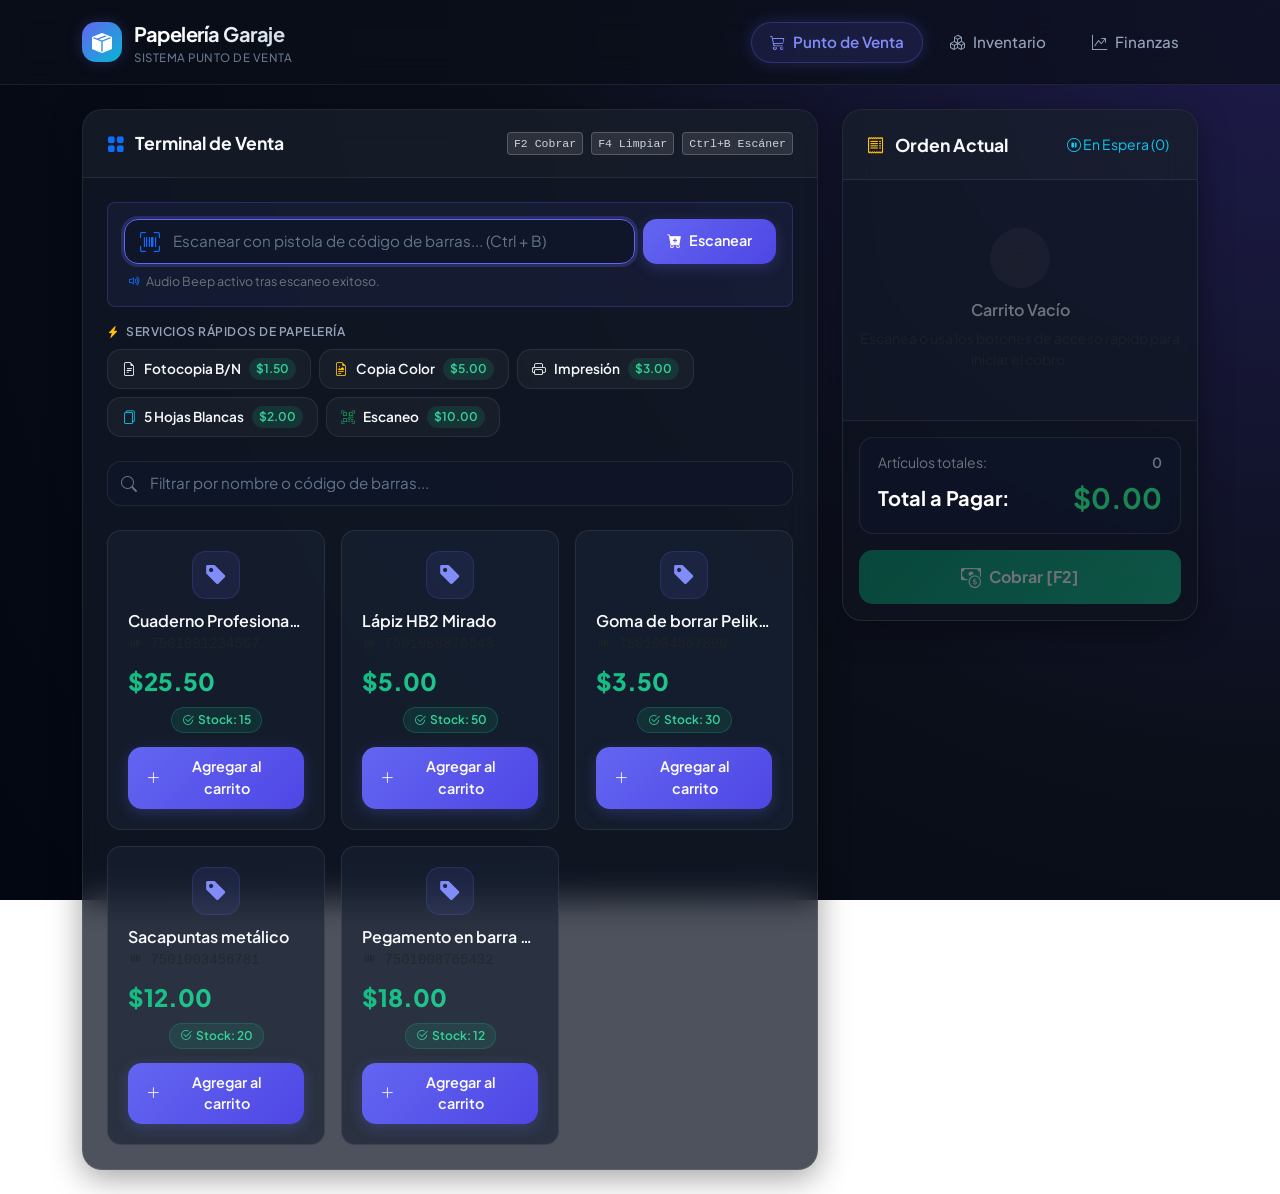
<file: index.html>
<!DOCTYPE html>
<html lang="es">

<head>
    <meta charset="UTF-8">
    <meta name="viewport" content="width=device-width, initial-scale=1.0">
    <title>Papelería Garaje | SaaS POS Terminal</title>
    <!-- Fonts & Icons -->
    <link rel="preconnect" href="https://fonts.googleapis.com">
    <link rel="preconnect" href="https://fonts.gstatic.com" crossorigin>
    <link href="https://fonts.googleapis.com/css2?family=Plus+Jakarta+Sans:wght@300;400;500;600;700;800&display=swap"
        rel="stylesheet">
    <link href="https://cdn.jsdelivr.net/npm/bootstrap@5.3.0/dist/css/bootstrap.min.css" rel="stylesheet">
    <link rel="stylesheet" href="https://cdn.jsdelivr.net/npm/bootstrap-icons@1.11.1/font/bootstrap-icons.css">

    <style>
        @import url('https://fonts.googleapis.com/css2?family=Plus+Jakarta+Sans:wght@300;400;500;600;700;800&display=swap');

        :root {
            --bg-main: #0b0f19;
            --bg-surface: rgba(18, 24, 38, 0.75);
            --bg-card: rgba(26, 34, 53, 0.65);
            --bg-card-hover: rgba(35, 46, 72, 0.85);
            --border-glass: rgba(255, 255, 255, 0.08);
            --border-glass-focus: rgba(99, 102, 241, 0.5);

            --primary: #6366f1;
            --primary-hover: #4f46e5;
            --primary-glow: rgba(99, 102, 241, 0.25);

            --accent: #06b6d4;
            --accent-glow: rgba(6, 182, 212, 0.25);

            --success: #10b981;
            --success-glow: rgba(16, 185, 129, 0.25);

            --warning: #f59e0b;
            --danger: #ef4444;

            --text-primary: #f8fafc;
            --text-secondary: #94a3b8;
            --text-muted: #64748b;

            --radius-sm: 8px;
            --radius-md: 14px;
            --radius-lg: 20px;
            --radius-full: 9999px;

            --shadow-glass: 0 8px 32px 0 rgba(0, 0, 0, 0.37);
            --backdrop-blur: blur(16px);
        }

        * {
            margin: 0;
            padding: 0;
            box-sizing: border-box;
        }

        body {
            font-family: 'Plus Jakarta Sans', -apple-system, BlinkMacSystemFont, sans-serif;
            background: radial-gradient(circle at top right, #1e1b4b 0%, #0b0f19 50%, #030712 100%);
            background-attachment: fixed;
            color: var(--text-primary);
            min-height: 100vh;
            -webkit-font-smoothing: antialiased;
        }

        /* Views */
        .view-section {
            display: none;
        }

        .view-section.active {
            display: block;
        }

        /* Glassmorphism Navbar */
        .navbar-modern {
            background: rgba(11, 15, 25, 0.7) !important;
            backdrop-filter: var(--backdrop-blur);
            -webkit-backdrop-filter: var(--backdrop-blur);
            border-bottom: 1px solid var(--border-glass);
            padding: 0.85rem 0;
            position: sticky;
            top: 0;
            z-index: 1000;
        }

        .brand-badge {
            display: inline-flex;
            align-items: center;
            justify-content: center;
            width: 40px;
            height: 40px;
            border-radius: var(--radius-md);
            background: linear-gradient(135deg, var(--primary), var(--accent));
            box-shadow: 0 0 15px var(--primary-glow);
            color: #fff;
            margin-right: 12px;
        }

        .brand-text {
            font-weight: 700;
            font-size: 1.25rem;
            background: linear-gradient(135deg, #fff 30%, #cbd5e1);
            -webkit-background-clip: text;
            -webkit-text-fill-color: transparent;
            letter-spacing: -0.5px;
        }

        .nav-pill-modern {
            display: flex;
            align-items: center;
            gap: 8px;
            padding: 8px 18px;
            border-radius: var(--radius-full);
            color: var(--text-secondary) !important;
            font-weight: 500;
            font-size: 0.95rem;
            transition: all 0.25s cubic-bezier(0.4, 0, 0.2, 1);
            text-decoration: none;
            border: 1px solid transparent;
            cursor: pointer;
            background: transparent;
        }

        .nav-pill-modern:hover {
            color: var(--text-primary) !important;
            background: rgba(255, 255, 255, 0.05);
        }

        .nav-pill-modern.active {
            background: rgba(99, 102, 241, 0.15);
            color: #818cf8 !important;
            border-color: rgba(99, 102, 241, 0.3);
            box-shadow: 0 0 15px var(--primary-glow);
            font-weight: 600;
        }

        /* Glass Panels */
        .glass-panel {
            background: var(--bg-surface);
            backdrop-filter: var(--backdrop-blur);
            -webkit-backdrop-filter: var(--backdrop-blur);
            border: 1px solid var(--border-glass);
            border-radius: var(--radius-lg);
            box-shadow: var(--shadow-glass);
            overflow: hidden;
        }

        .glass-panel-header {
            padding: 1.25rem 1.5rem;
            border-bottom: 1px solid var(--border-glass);
            display: flex;
            align-items: center;
            justify-content: space-between;
            background: rgba(255, 255, 255, 0.02);
        }

        .glass-panel-title {
            font-size: 1.1rem;
            font-weight: 700;
            color: var(--text-primary);
            display: flex;
            align-items: center;
            gap: 10px;
            margin: 0;
        }

        .glass-panel-body {
            padding: 1.5rem;
        }

        /* Botones de Acceso Rápido */
        .quick-btn {
            background: rgba(255, 255, 255, 0.04);
            border: 1px solid var(--border-glass);
            border-radius: var(--radius-md);
            padding: 8px 14px;
            color: var(--text-primary);
            display: inline-flex;
            align-items: center;
            gap: 8px;
            font-size: 0.85rem;
            font-weight: 600;
            cursor: pointer;
            transition: all 0.2s cubic-bezier(0.4, 0, 0.2, 1);
            white-space: nowrap;
        }

        .quick-btn:hover {
            background: rgba(99, 102, 241, 0.18);
            border-color: rgba(99, 102, 241, 0.4);
            color: #818cf8;
            transform: translateY(-2px);
            box-shadow: 0 4px 12px var(--primary-glow);
        }

        .quick-btn .quick-price {
            background: rgba(16, 185, 129, 0.15);
            color: #34d399;
            padding: 2px 7px;
            border-radius: var(--radius-full);
            font-size: 0.75rem;
        }

        .shortcut-kbd {
            background: rgba(255, 255, 255, 0.1);
            border: 1px solid rgba(255, 255, 255, 0.2);
            border-radius: 4px;
            padding: 2px 6px;
            font-size: 0.72rem;
            font-family: monospace;
            color: #cbd5e1;
        }

        /* Product Cards */
        .product-card-modern {
            background: var(--bg-card);
            border: 1px solid var(--border-glass);
            border-radius: var(--radius-md);
            padding: 1.25rem;
            display: flex;
            flex-direction: column;
            justify-content: space-between;
            transition: all 0.3s cubic-bezier(0.4, 0, 0.2, 1);
            position: relative;
            overflow: hidden;
            height: 100%;
        }

        .product-card-modern::before {
            content: '';
            position: absolute;
            top: 0;
            left: 0;
            right: 0;
            height: 3px;
            background: linear-gradient(90deg, var(--primary), var(--accent));
            opacity: 0;
            transition: opacity 0.3s ease;
        }

        .product-card-modern:hover {
            transform: translateY(-4px);
            background: var(--bg-card-hover);
            border-color: rgba(99, 102, 241, 0.4);
            box-shadow: 0 12px 24px -6px rgba(0, 0, 0, 0.5), 0 0 20px var(--primary-glow);
        }

        .product-card-modern:hover::before {
            opacity: 1;
        }

        .product-icon-wrap {
            width: 48px;
            height: 48px;
            border-radius: var(--radius-md);
            background: rgba(99, 102, 241, 0.1);
            border: 1px solid rgba(99, 102, 241, 0.2);
            display: flex;
            align-items: center;
            justify-content: center;
            margin: 0 auto 12px auto;
            font-size: 1.4rem;
            color: #818cf8;
        }

        .product-title {
            font-size: 1rem;
            font-weight: 600;
            color: var(--text-primary);
            margin-bottom: 4px;
            white-space: nowrap;
            overflow: hidden;
            text-overflow: ellipsis;
        }

        .product-price {
            font-size: 1.5rem;
            font-weight: 800;
            background: linear-gradient(135deg, #10b981, #34d399);
            -webkit-background-clip: text;
            -webkit-text-fill-color: transparent;
            margin-bottom: 8px;
        }

        .stock-tag {
            font-size: 0.75rem;
            font-weight: 600;
            padding: 3px 10px;
            border-radius: var(--radius-full);
            display: inline-flex;
            align-items: center;
            gap: 4px;
            margin-bottom: 14px;
        }

        .stock-tag.in-stock {
            background: rgba(16, 185, 129, 0.12);
            color: #34d399;
            border: 1px solid rgba(16, 185, 129, 0.25);
        }

        .stock-tag.low-stock {
            background: rgba(245, 158, 11, 0.12);
            color: #fbbf24;
            border: 1px solid rgba(245, 158, 11, 0.25);
        }

        .stock-tag.out-stock {
            background: rgba(239, 68, 68, 0.12);
            color: #f87171;
            border: 1px solid rgba(239, 68, 68, 0.25);
        }

        /* Buttons */
        .btn-modern-primary {
            background: linear-gradient(135deg, var(--primary), var(--primary-hover));
            color: white;
            border: none;
            border-radius: var(--radius-md);
            padding: 9px 18px;
            font-weight: 600;
            font-size: 0.9rem;
            cursor: pointer;
            transition: all 0.25s ease;
            box-shadow: 0 4px 14px var(--primary-glow);
            display: inline-flex;
            align-items: center;
            justify-content: center;
            gap: 8px;
            width: 100%;
        }

        .btn-modern-primary:hover {
            transform: translateY(-2px);
            box-shadow: 0 6px 20px rgba(99, 102, 241, 0.45);
            color: white;
        }

        .btn-modern-success {
            background: linear-gradient(135deg, #059669, #10b981);
            color: white;
            border: none;
            border-radius: var(--radius-md);
            padding: 12px 20px;
            font-weight: 700;
            font-size: 1rem;
            cursor: pointer;
            transition: all 0.25s ease;
            box-shadow: 0 4px 14px var(--success-glow);
            display: inline-flex;
            align-items: center;
            justify-content: center;
            gap: 8px;
            width: 100%;
        }

        .btn-modern-success:hover:not(:disabled) {
            transform: translateY(-2px);
            box-shadow: 0 6px 22px rgba(16, 185, 129, 0.45);
            color: white;
        }

        .btn-modern-success:disabled {
            opacity: 0.4;
            cursor: not-allowed;
            box-shadow: none;
        }

        /* Inputs */
        .form-control-modern {
            background: rgba(15, 23, 42, 0.6);
            border: 1px solid var(--border-glass);
            color: var(--text-primary);
            border-radius: var(--radius-md);
            padding: 10px 16px;
            font-size: 0.95rem;
            transition: all 0.2s ease;
            width: 100%;
        }

        .form-control-modern:focus {
            background: rgba(15, 23, 42, 0.9);
            border-color: var(--primary);
            box-shadow: 0 0 0 3px var(--primary-glow);
            outline: none;
            color: var(--text-primary);
        }

        .form-control-modern::placeholder {
            color: var(--text-muted);
        }

        .form-label-modern {
            font-size: 0.85rem;
            font-weight: 600;
            color: var(--text-secondary);
            margin-bottom: 6px;
            display: block;
            text-transform: uppercase;
            letter-spacing: 0.5px;
        }

        /* Cart */
        .cart-item-row {
            background: rgba(255, 255, 255, 0.02);
            border-bottom: 1px solid var(--border-glass);
            padding: 12px 16px;
            display: flex;
            align-items: center;
            justify-content: space-between;
        }

        .cart-item-row:hover {
            background: rgba(255, 255, 255, 0.05);
        }

        .cart-total-box {
            background: rgba(15, 23, 42, 0.5);
            border: 1px solid var(--border-glass);
            border-radius: var(--radius-md);
            padding: 14px 18px;
            margin-bottom: 16px;
        }

        /* Tables */
        .table-modern {
            width: 100%;
            margin-bottom: 0;
            border-collapse: separate;
            border-spacing: 0;
        }

        .table-modern thead th {
            background: rgba(255, 255, 255, 0.02);
            color: var(--text-secondary);
            font-size: 0.8rem;
            text-transform: uppercase;
            letter-spacing: 0.75px;
            font-weight: 700;
            padding: 14px 18px;
            border-bottom: 1px solid var(--border-glass);
        }

        .table-modern tbody tr:hover {
            background: rgba(255, 255, 255, 0.03);
        }

        .table-modern tbody td {
            padding: 14px 18px;
            border-bottom: 1px solid var(--border-glass);
            color: var(--text-primary);
            vertical-align: middle;
        }

        .search-bar-modern {
            position: relative;
        }

        .search-bar-modern i {
            position: absolute;
            left: 14px;
            top: 50%;
            transform: translateY(-50%);
            color: var(--text-muted);
        }

        .search-bar-modern input {
            padding-left: 42px;
        }

        /* Modal y presets de billetes */
        .modal-glass .modal-content {
            background: #0f172a;
            border: 1px solid rgba(255, 255, 255, 0.12);
            border-radius: var(--radius-lg);
            box-shadow: 0 25px 50px -12px rgba(0, 0, 0, 0.75);
            color: var(--text-primary);
        }

        .bill-preset-btn {
            background: rgba(255, 255, 255, 0.05);
            border: 1px solid var(--border-glass);
            color: var(--text-primary);
            font-weight: 700;
            font-size: 1.1rem;
            padding: 10px 0;
            border-radius: var(--radius-md);
            transition: all 0.2s ease;
        }

        .bill-preset-btn:hover {
            background: rgba(99, 102, 241, 0.25);
            border-color: #6366f1;
            color: white;
            transform: translateY(-1px);
        }

        #thermal-ticket-container {
            display: none;
        }

        @media print {
            body * {
                visibility: hidden !important;
            }

            #thermal-ticket-container,
            #thermal-ticket-container * {
                visibility: visible !important;
                display: block !important;
            }

            #thermal-ticket-container {
                position: absolute !important;
                left: 0 !important;
                top: 0 !important;
                width: 76mm !important;
                margin: 0 !important;
                padding: 5mm !important;
                color: #000 !important;
                background: #fff !important;
                font-family: 'Courier New', Courier, monospace !important;
                font-size: 12px !important;
            }
        }
    </style>
</head>

<body>
    <nav class="navbar navbar-expand-lg navbar-modern">
        <div class="container">
            <a class="navbar-brand d-flex align-items-center text-decoration-none" href="#" onclick="showView('pos')">
                <div class="brand-badge">
                    <i class="bi bi-box-seam-fill"></i>
                </div>
                <div class="d-flex flex-column">
                    <span class="brand-text">Papelería Garaje</span>
                    <span
                        style="font-size: 0.72rem; color: var(--text-muted); font-weight: 500; letter-spacing: 0.5px;">SISTEMA
                        PUNTO DE VENTA</span>
                </div>
            </a>
            <button class="navbar-toggler border-0 text-white" type="button" data-bs-toggle="collapse"
                data-bs-target="#navbarNav">
                <i class="bi bi-list fs-2"></i>
            </button>
            <div class="collapse navbar-collapse" id="navbarNav">
                <ul class="navbar-nav ms-auto gap-2 mt-2 mt-lg-0">
                    <li class="nav-item">
                        <button class="nav-pill-modern active" onclick="showView('pos')" id="nav-pos">
                            <i class="bi bi-cart3"></i>
                            <span>Punto de Venta</span>
                        </button>
                    </li>
                    <li class="nav-item">
                        <button class="nav-pill-modern" onclick="showView('inventory')" id="nav-inventory">
                            <i class="bi bi-boxes"></i>
                            <span>Inventario</span>
                        </button>
                    </li>
                    <li class="nav-item">
                        <button class="nav-pill-modern" onclick="showView('finance')" id="nav-finance">
                            <i class="bi bi-graph-up-arrow"></i>
                            <span>Finanzas</span>
                        </button>
                    </li>
                </ul>
            </div>
        </div>
    </nav>

    <main class="container py-4">
        <!-- PUNTO DE VENTA -->
        <div id="view-pos" class="view-section active">
            <div class="row g-4">
                <div class="col-lg-8">
                    <div class="glass-panel h-100">
                        <div class="glass-panel-header">
                            <div class="glass-panel-title">
                                <i class="bi bi-grid-fill text-primary"></i> Terminal de Venta
                            </div>
                            <div class="d-none d-md-flex align-items-center gap-2">
                                <span class="shortcut-kbd">F2 Cobrar</span>
                                <span class="shortcut-kbd">F4 Limpiar</span>
                                <span class="shortcut-kbd">Ctrl+B Escáner</span>
                            </div>
                        </div>
                        <div class="glass-panel-body">
                            <!-- Input Escáner de Código de Barras -->
                            <div class="p-3 mb-3 rounded-3"
                                style="background: rgba(99, 102, 241, 0.08); border: 1px solid rgba(99, 102, 241, 0.25);">
                                <form onsubmit="handleBarcodeScan(event)" class="d-flex gap-2">
                                    <div class="position-relative flex-grow-1">
                                        <i
                                            class="bi bi-upc-scan position-absolute top-50 start-0 translate-middle-y ms-3 text-primary fs-5"></i>
                                        <input type="text" id="barcode-input" class="form-control-modern ps-5"
                                            placeholder="Escanear con pistola de código de barras... (Ctrl + B)"
                                            autofocus autocomplete="off">
                                    </div>
                                    <button type="submit" class="btn-modern-primary w-auto px-4">
                                        <i class="bi bi-cart-plus-fill"></i> Escanear
                                    </button>
                                </form>
                                <div class="d-flex justify-content-between align-items-center mt-2 px-1">
                                    <small class="text-secondary" style="font-size: 0.78rem;">
                                        <i class="bi bi-volume-up text-primary me-1"></i> Audio Beep activo tras escaneo
                                        exitoso.
                                    </small>
                                    <span id="scan-feedback" class="badge"
                                        style="display: none; transition: all 0.3s ease;"></span>
                                </div>
                            </div>

                            <!-- Botones de Acceso Rápido para Servicios de Papelería -->
                            <div class="mb-4">
                                <div class="d-flex align-items-center justify-content-between mb-2">
                                    <span class="form-label-modern mb-0" style="font-size: 0.75rem;"><i
                                            class="bi bi-lightning-charge-fill text-warning me-1"></i> Servicios Rápidos
                                        de Papelería</span>
                                </div>
                                <div class="d-flex flex-wrap gap-2">
                                    <button class="quick-btn" onclick="addQuickService('Fotocopia B/N', 1.50)">
                                        <i class="bi bi-file-earmark-text"></i> Fotocopia B/N <span
                                            class="quick-price">$1.50</span>
                                    </button>
                                    <button class="quick-btn" onclick="addQuickService('Fotocopia Color', 5.00)">
                                        <i class="bi bi-file-earmark-richtext text-warning"></i> Copia Color <span
                                            class="quick-price">$5.00</span>
                                    </button>
                                    <button class="quick-btn" onclick="addQuickService('Impresión Documento', 3.00)">
                                        <i class="bi bi-printer"></i> Impresión <span class="quick-price">$3.00</span>
                                    </button>
                                    <button class="quick-btn" onclick="addQuickService('Hojas Blancas (5 un)', 2.00)">
                                        <i class="bi bi-files text-info"></i> 5 Hojas Blancas <span
                                            class="quick-price">$2.00</span>
                                    </button>
                                    <button class="quick-btn" onclick="addQuickService('Escaneo / Trámite', 10.00)">
                                        <i class="bi bi-qr-code-scan text-success"></i> Escaneo <span
                                            class="quick-price">$10.00</span>
                                    </button>
                                </div>
                            </div>

                            <div class="search-bar-modern mb-4">
                                <i class="bi bi-search"></i>
                                <input type="text" id="pos-search" class="form-control-modern"
                                    placeholder="Filtrar por nombre o código de barras..." onkeyup="renderPos()">
                            </div>
                            <div class="row row-cols-1 row-cols-sm-2 row-cols-md-3 g-3" id="pos-products-list">
                                <!-- Productos renderizados vía JS -->
                            </div>
                        </div>
                    </div>
                </div>

                <div class="col-lg-4">
                    <div class="glass-panel sticky-top" style="top: 80px;">
                        <div class="glass-panel-header">
                            <div class="glass-panel-title">
                                <i class="bi bi-receipt text-warning"></i> Orden Actual
                            </div>
                            <div class="d-flex gap-2">
                                <button class="btn btn-sm btn-outline-info border-0 p-1" onclick="toggleHoldSale()"
                                    title="Poner en espera (F7)" id="hold-sale-btn">
                                    <i class="bi bi-pause-circle"></i> <span id="hold-badge-text">En Espera (0)</span>
                                </button>
                                <button class="btn btn-sm btn-outline-danger border-0 p-1" onclick="clearCart()"
                                    title="Limpiar orden (F4)" id="clear-cart-btn" style="display: none;">
                                    <i class="bi bi-trash3"></i> Limpiar
                                </button>
                            </div>
                        </div>
                        <div class="glass-panel-body p-0">
                            <div style="min-height: 240px; max-height: 360px; overflow-y: auto;">
                                <div id="cart-items"></div>
                                <div id="empty-cart-msg" class="text-center py-5 text-muted px-3">
                                    <div
                                        style="width: 60px; height: 60px; border-radius: 50%; background: rgba(255,255,255,0.03); display: flex; align-items: center; justify-content: center; margin: 0 auto 12px;">
                                        <i class="bi bi-cart-x fs-2 opacity-50"></i>
                                    </div>
                                    <h6 class="text-secondary fw-semibold">Carrito Vacío</h6>
                                    <p class="small text-muted mb-0">Escanea o usa los botones de acceso rápido para
                                        iniciar el cobro.</p>
                                </div>
                            </div>
                            <div class="p-3"
                                style="border-top: 1px solid var(--border-glass); background: rgba(0,0,0,0.15);">
                                <div class="cart-total-box">
                                    <div class="d-flex justify-content-between text-secondary small mb-1">
                                        <span>Artículos totales:</span>
                                        <span id="items-count" class="fw-semibold">0</span>
                                    </div>
                                    <div class="d-flex justify-content-between align-items-center">
                                        <span class="fw-bold text-white fs-5">Total a Pagar:</span>
                                        <span id="cart-total" class="fs-3 fw-bolder text-success">$0.00</span>
                                    </div>
                                </div>
                                <button class="btn-modern-success" onclick="openCheckoutModal()" id="checkout-btn"
                                    disabled>
                                    <i class="bi bi-cash-coin fs-5"></i> Cobrar [F2]
                                </button>
                            </div>
                        </div>
                    </div>
                </div>
            </div>
        </div>

        <!-- INVENTARIO -->
        <div id="view-inventory" class="view-section">
            <div class="row g-4">
                <div class="col-lg-4">
                    <div class="glass-panel">
                        <div class="glass-panel-header">
                            <div class="glass-panel-title">
                                <i class="bi bi-plus-circle-fill text-success"></i> Nuevo Producto
                            </div>
                        </div>
                        <div class="glass-panel-body">
                            <form id="add-product-form" onsubmit="addProduct(event)">
                                <div class="mb-3">
                                    <label class="form-label-modern">Nombre del Producto</label>
                                    <input type="text" id="prod-name" class="form-control-modern" required
                                        placeholder="Ej. Lápiz HB2 Mirado">
                                </div>
                                <div class="mb-3">
                                    <div class="d-flex justify-content-between align-items-center mb-1">
                                        <label class="form-label-modern mb-0">Código de Barras</label>
                                        <button type="button"
                                            class="btn btn-sm btn-link text-primary text-decoration-none p-0 small"
                                            onclick="generateRandomBarcode()">
                                            <i class="bi bi-magic"></i> Autogenerar
                                        </button>
                                    </div>
                                    <div class="position-relative">
                                        <i
                                            class="bi bi-upc position-absolute top-50 start-0 translate-middle-y ms-3 text-secondary"></i>
                                        <input type="text" id="prod-barcode"
                                            class="form-control-modern ps-5 font-monospace"
                                            placeholder="Escanear o ingresar (Opcional)">
                                    </div>
                                </div>
                                <div class="mb-3">
                                    <label class="form-label-modern">Precio Unitario ($)</label>
                                    <input type="number" step="0.01" min="0.01" id="prod-price"
                                        class="form-control-modern" required placeholder="0.00">
                                </div>
                                <div class="mb-4">
                                    <label class="form-label-modern">Cantidad en Stock</label>
                                    <input type="number" min="1" id="prod-stock" class="form-control-modern" required
                                        placeholder="0">
                                </div>
                                <button type="submit" class="btn-modern-success" id="btn-save-prod">
                                    <i class="bi bi-cloud-arrow-up-fill"></i> Guardar en Inventario
                                </button>
                            </form>
                        </div>
                    </div>
                </div>

                <div class="col-lg-8">
                    <div class="glass-panel">
                        <div class="glass-panel-header">
                            <div class="glass-panel-title">
                                <i class="bi bi-archive-fill text-primary"></i> Control de Existencias
                            </div>
                            <div class="badge rounded-pill px-3 py-2" id="inv-count-badge"
                                style="background: rgba(16,185,129,0.15); color: #34d399; border: 1px solid rgba(16,185,129,0.3);">
                                0 artículos
                            </div>
                        </div>
                        <div class="glass-panel-body p-0">
                            <div class="p-3 border-bottom" style="border-color: var(--border-glass) !important;">
                                <div class="search-bar-modern">
                                    <i class="bi bi-search"></i>
                                    <input type="text" id="inv-search" class="form-control-modern"
                                        placeholder="Filtrar por código de barras, nombre o ID..."
                                        onkeyup="renderInventory()">
                                </div>
                            </div>
                            <div class="table-responsive">
                                <table class="table-modern">
                                    <thead>
                                        <tr>
                                            <th>Código / ID</th>
                                            <th>Producto</th>
                                            <th>Precio</th>
                                            <th>Estado de Stock</th>
                                            <th class="text-end">Acción</th>
                                        </tr>
                                    </thead>
                                    <tbody id="inventory-list">
                                        <!-- Filas renderizadas vía JS -->
                                    </tbody>
                                </table>
                            </div>
                        </div>
                    </div>
                </div>
            </div>
        </div>

        <!-- FINANZAS -->
        <div id="view-finance" class="view-section">
            <div class="row g-4 mb-4">
                <div class="col-md-4">
                    <div class="glass-panel p-4 h-100">
                        <div class="d-flex justify-content-between align-items-start mb-3">
                            <div>
                                <span class="text-secondary small fw-bold text-uppercase">Ingresos por Ventas</span>
                                <h3 class="fw-bolder text-white mt-1 mb-0" id="finance-total-revenue">$0.00</h3>
                            </div>
                            <div
                                style="width: 44px; height: 44px; border-radius: 12px; background: rgba(16, 185, 129, 0.15); border: 1px solid rgba(16, 185, 129, 0.3); display: flex; align-items: center; justify-content: center; color: #34d399;">
                                <i class="bi bi-cash-stack fs-4"></i>
                            </div>
                        </div>
                        <div class="d-flex align-items-center gap-2">
                            <span class="badge" style="background: rgba(16, 185, 129, 0.2); color: #34d399;"
                                id="finance-today-sales">Hoy: $0.00</span>
                            <span class="text-muted small" id="finance-sales-count">0 ventas</span>
                        </div>
                    </div>
                </div>
                <div class="col-md-4">
                    <div class="glass-panel p-4 h-100">
                        <div class="d-flex justify-content-between align-items-start mb-3">
                            <div>
                                <span class="text-secondary small fw-bold text-uppercase">Gastos / Compras</span>
                                <h3 class="fw-bolder text-white mt-1 mb-0" id="finance-total-expenses">$0.00</h3>
                            </div>
                            <div
                                style="width: 44px; height: 44px; border-radius: 12px; background: rgba(239, 68, 68, 0.15); border: 1px solid rgba(239, 68, 68, 0.3); display: flex; align-items: center; justify-content: center; color: #f87171;">
                                <i class="bi bi-cart-x fs-4"></i>
                            </div>
                        </div>
                        <div class="d-flex align-items-center gap-2">
                            <span class="badge" style="background: rgba(239, 68, 68, 0.2); color: #f87171;"
                                id="finance-today-expenses">Hoy: $0.00</span>
                            <span class="text-muted small">Registros de egresos</span>
                        </div>
                    </div>
                </div>
                <div class="col-md-4">
                    <div class="glass-panel p-4 h-100">
                        <div class="d-flex justify-content-between align-items-start mb-3">
                            <div>
                                <span class="text-secondary small fw-bold text-uppercase">Balance / Ganancia Neta</span>
                                <h3 class="fw-bolder mt-1 mb-0 text-success" id="finance-net-profit">$0.00</h3>
                            </div>
                            <div
                                style="width: 44px; height: 44px; border-radius: 12px; background: rgba(99, 102, 241, 0.15); border: 1px solid rgba(99, 102, 241, 0.3); display: flex; align-items: center; justify-content: center; color: #818cf8;">
                                <i class="bi bi-wallet2 fs-4"></i>
                            </div>
                        </div>
                        <div class="d-flex align-items-center gap-2">
                            <span class="badge" style="background: rgba(16, 185, 129, 0.2); color: #34d399;"
                                id="finance-profit-badge">
                                <i class="bi bi-arrow-up-right"></i> Superávit
                            </span>
                            <span class="text-muted small">Ingresos menos gastos</span>
                        </div>
                    </div>
                </div>
            </div>

            <div class="row g-4">
                <div class="col-lg-4">
                    <div class="glass-panel">
                        <div class="glass-panel-header">
                            <div class="glass-panel-title">
                                <i class="bi bi-dash-circle-fill text-danger"></i> Registrar Gasto / Egreso
                            </div>
                        </div>
                        <div class="glass-panel-body">
                            <form id="add-expense-form" onsubmit="addExpense(event)">
                                <div class="mb-3">
                                    <label class="form-label-modern">Descripción del Gasto</label>
                                    <input type="text" id="expense-desc" class="form-control-modern" required
                                        placeholder="Ej. Resmas de hojas, Luz, Toner">
                                </div>
                                <div class="mb-3">
                                    <label class="form-label-modern">Categoría</label>
                                    <select id="expense-cat" class="form-control-modern" style="cursor: pointer;">
                                        <option value="Mercancía / Suministros">Mercancía / Suministros</option>
                                        <option value="Servicios (Luz / Internet)">Servicios (Luz / Internet)</option>
                                        <option value="Mantenimiento Máquinas">Mantenimiento Máquinas</option>
                                        <option value="Salarios / Pagos">Salarios / Pagos</option>
                                        <option value="Otros Gastos">Otros Gastos</option>
                                    </select>
                                </div>
                                <div class="mb-4">
                                    <label class="form-label-modern">Monto del Gasto ($)</label>
                                    <input type="number" step="0.5" min="0.01" id="expense-amount"
                                        class="form-control-modern" required placeholder="0.00">
                                </div>
                                <button type="submit" class="btn-modern-primary w-100"
                                    style="background: linear-gradient(135deg, #ef4444, #dc2626); box-shadow: 0 4px 14px rgba(239, 68, 68, 0.3);">
                                    <i class="bi bi-file-earmark-minus-fill"></i> Guardar Egreso
                                </button>
                            </form>
                        </div>
                    </div>
                </div>

                <div class="col-lg-8">
                    <div class="glass-panel">
                        <div class="glass-panel-header">
                            <div class="glass-panel-title">
                                <i class="bi bi-clock-history text-primary"></i> Movimientos
                            </div>
                            <ul class="nav nav-pills gap-1" id="financeTab">
                                <li class="nav-item">
                                    <button class="nav-link active py-1 px-3 small rounded-pill"
                                        onclick="switchFinanceTab('sales')" id="tab-btn-sales">
                                        Ventas (<span id="tab-count-sales">0</span>)
                                    </button>
                                </li>
                                <li class="nav-item">
                                    <button class="nav-link py-1 px-3 small rounded-pill text-secondary"
                                        onclick="switchFinanceTab('expenses')" id="tab-btn-expenses">
                                        Gastos (<span id="tab-count-expenses">0</span>)
                                    </button>
                                </li>
                            </ul>
                        </div>
                        <div class="glass-panel-body p-0">
                            <!-- Tabla Ventas -->
                            <div id="finance-table-sales" class="table-responsive">
                                <table class="table-modern">
                                    <thead>
                                        <tr>
                                            <th>Ticket / ID</th>
                                            <th>Fecha / Hora</th>
                                            <th>Total</th>
                                            <th class="text-end">Estado</th>
                                        </tr>
                                    </thead>
                                    <tbody id="finance-sales-list"></tbody>
                                </table>
                            </div>
                            <!-- Tabla Gastos -->
                            <div id="finance-table-expenses" class="table-responsive" style="display: none;">
                                <table class="table-modern">
                                    <thead>
                                        <tr>
                                            <th>ID</th>
                                            <th>Descripción</th>
                                            <th>Categoría</th>
                                            <th>Fecha</th>
                                            <th class="text-end">Monto</th>
                                        </tr>
                                    </thead>
                                    <tbody id="finance-expenses-list"></tbody>
                                </table>
                            </div>
                        </div>
                    </div>
                </div>
            </div>
        </div>
    </main>

    <!-- MODAL DE COBRO Y CÁLCULO DE CAMBIO -->
    <div class="modal fade modal-glass" id="checkoutModal" tabindex="-1" aria-hidden="true">
        <div class="modal-dialog modal-dialog-centered">
            <div class="modal-content">
                <div class="modal-header border-bottom-0 pb-0">
                    <h5 class="modal-title fw-bold d-flex align-items-center gap-2">
                        <i class="bi bi-wallet2 text-success"></i> Cobro de Orden
                    </h5>
                    <button type="button" class="btn-close btn-close-white" data-bs-dismiss="modal"
                        aria-label="Close"></button>
                </div>
                <div class="modal-body py-4">
                    <div class="text-center p-3 rounded-3 mb-4"
                        style="background: rgba(255,255,255,0.03); border: 1px solid var(--border-glass);">
                        <span class="text-secondary text-uppercase small fw-bold">Total a Cobrar</span>
                        <div class="display-5 fw-bold text-success my-1" id="modal-total-display">$0.00</div>
                        <small class="text-muted" id="modal-items-summary">0 artículos</small>
                    </div>

                    <div class="mb-3">
                        <label class="form-label-modern">Paga con / Efectivo Recibido ($)</label>
                        <input type="number" step="0.5" id="cash-received-input"
                            class="form-control-modern fs-3 fw-bold text-white text-center" placeholder="0.00"
                            oninput="calculateChange()">
                    </div>

                    <div class="mb-4">
                        <label class="form-label-modern mb-2" style="font-size: 0.72rem;">Billetes Frecuentes</label>
                        <div class="row g-2">
                            <div class="col-3"><button type="button" class="btn bill-preset-btn w-100"
                                    onclick="setCashAmount(50)">$50</button></div>
                            <div class="col-3"><button type="button" class="btn bill-preset-btn w-100"
                                    onclick="setCashAmount(100)">$100</button></div>
                            <div class="col-3"><button type="button" class="btn bill-preset-btn w-100"
                                    onclick="setCashAmount(200)">$200</button></div>
                            <div class="col-3"><button type="button" class="btn bill-preset-btn w-100"
                                    onclick="setCashAmount(500)">$500</button></div>
                        </div>
                        <div class="mt-2">
                            <button type="button" class="btn btn-sm btn-outline-secondary w-100 py-1"
                                onclick="setExactAmount()">
                                <i class="bi bi-check-all"></i> Pago Exacto
                            </button>
                        </div>
                    </div>

                    <div class="p-3 rounded-3 text-center" id="change-box"
                        style="background: rgba(16, 185, 129, 0.08); border: 1px solid rgba(16, 185, 129, 0.25);">
                        <span class="text-secondary small fw-bold text-uppercase">Cambio a Entregar</span>
                        <div class="display-6 fw-bold text-success my-1" id="change-display">$0.00</div>
                    </div>
                </div>
                <div class="modal-footer border-top-0 pt-0">
                    <button type="button" class="btn btn-outline-secondary" data-bs-dismiss="modal">Cancelar
                        (Esc)</button>
                    <button type="button" class="btn-modern-success w-auto px-4" id="btn-confirm-checkout"
                        onclick="confirmPaymentAndPrint()">
                        <i class="bi bi-check2-circle"></i> Confirmar Venta [Enter]
                    </button>
                </div>
            </div>
        </div>
    </div>

    <!-- TICKET TÉRMICO OCULTO (Para impresión) -->
    <div id="thermal-ticket-container">
        <div style="text-align: center; border-bottom: 1px dashed #000; padding-bottom: 8px; margin-bottom: 8px;">
            <h4 style="margin: 0; font-size: 16px;">PAPELERÍA GARAJE</h4>
            <p style="margin: 2px 0; font-size: 11px;">Comprobante de Venta</p>
            <p style="margin: 0; font-size: 10px;" id="ticket-date"></p>
        </div>
        <div id="ticket-items-list" style="margin-bottom: 8px; border-bottom: 1px dashed #000; padding-bottom: 8px;">
        </div>
        <div
            style="font-size: 13px; font-weight: bold; display: flex; justify-content: space-between; margin-bottom: 4px;">
            <span>TOTAL:</span>
            <span id="ticket-total">$0.00</span>
        </div>
        <div style="font-size: 11px; display: flex; justify-content: space-between;">
            <span>PAGADO CON:</span>
            <span id="ticket-paid">$0.00</span>
        </div>
        <div style="font-size: 11px; display: flex; justify-content: space-between; margin-bottom: 10px;">
            <span>CAMBIO:</span>
            <span id="ticket-change">$0.00</span>
        </div>
        <div style="text-align: center; font-size: 11px;">
            ¡GRACIAS POR SU COMPRA!<br>Vuelva pronto.
        </div>
    </div>

    <script src="https://cdn.jsdelivr.net/npm/bootstrap@5.3.0/dist/js/bootstrap.bundle.min.js"></script>
    <script>
        let db = {
            products: JSON.parse(localStorage.getItem('papeleria_products')) || [],
            sales: JSON.parse(localStorage.getItem('papeleria_sales')) || [],
            expenses: JSON.parse(localStorage.getItem('papeleria_expenses')) || [],
            nextId: parseInt(localStorage.getItem('papeleria_next_id')) || 1,
            nextExpenseId: parseInt(localStorage.getItem('papeleria_next_exp_id')) || 1
        };

        let cart = [];
        let heldSales = [];
        let checkoutModalInstance = null;
        let audioCtx = null;

        function playBeep(frequency = 1200, duration = 0.08, type = 'sine') {
            try {
                if (!audioCtx) audioCtx = new (window.AudioContext || window.webkitAudioContext)();
                if (audioCtx.state === 'suspended') audioCtx.resume();
                const osc = audioCtx.createOscillator();
                const gain = audioCtx.createGain();
                osc.type = type;
                osc.frequency.value = frequency;
                gain.gain.setValueAtTime(0.12, audioCtx.currentTime);
                gain.gain.exponentialRampToValueAtTime(0.001, audioCtx.currentTime + duration);
                osc.connect(gain);
                gain.connect(audioCtx.destination);
                osc.start();
                osc.stop(audioCtx.currentTime + duration);
            } catch (e) { }
        }

        document.addEventListener('DOMContentLoaded', () => {
            checkoutModalInstance = new bootstrap.Modal(document.getElementById('checkoutModal'));
        });

        // Atajos de Teclado
        document.addEventListener('keydown', (e) => {
            const modalEl = document.getElementById('checkoutModal');
            const isModalOpen = modalEl && modalEl.classList.contains('show');

            if (isModalOpen) {
                if (e.key === 'Enter') {
                    e.preventDefault();
                    confirmPaymentAndPrint();
                }
                return;
            }

            if (e.key === 'F2') {
                e.preventDefault();
                if (cart.length > 0) openCheckoutModal();
            } else if (e.key === 'F4') {
                e.preventDefault();
                if (cart.length > 0) clearCart();
            } else if (e.key === 'F7') {
                e.preventDefault();
                toggleHoldSale();
            } else if (e.ctrlKey && (e.key === 'b' || e.key === 'B')) {
                e.preventDefault();
                const input = document.getElementById('barcode-input');
                input.focus();
                input.select();
            }
        });

        function saveDb() {
            localStorage.setItem('papeleria_products', JSON.stringify(db.products));
            localStorage.setItem('papeleria_sales', JSON.stringify(db.sales));
            localStorage.setItem('papeleria_expenses', JSON.stringify(db.expenses));
            localStorage.setItem('papeleria_next_id', db.nextId);
            localStorage.setItem('papeleria_next_exp_id', db.nextExpenseId);
        }

        function showView(viewName) {
            document.querySelectorAll('.view-section').forEach(el => el.classList.remove('active'));
            document.getElementById('view-' + viewName).classList.add('active');

            document.querySelectorAll('.nav-pill-modern').forEach(el => el.classList.remove('active'));
            document.getElementById('nav-' + viewName).classList.add('active');

            if (viewName === 'pos') {
                renderPos();
                setTimeout(() => document.getElementById('barcode-input')?.focus(), 150);
            }
            if (viewName === 'inventory') renderInventory();
            if (viewName === 'finance') renderFinance();
        }

        function generateRandomBarcode() {
            const randomCode = '750' + Math.floor(100000000 + Math.random() * 900000000);
            document.getElementById('prod-barcode').value = randomCode;
        }

        function showScanFeedback(text, isError = false) {
            const badge = document.getElementById('scan-feedback');
            badge.textContent = text;
            badge.className = isError
                ? 'badge bg-danger text-white py-1 px-2'
                : 'badge bg-success text-white py-1 px-2';
            badge.style.display = 'inline-block';
            setTimeout(() => { badge.style.display = 'none'; }, 2500);
        }

        function handleBarcodeScan(e) {
            e.preventDefault();
            const input = document.getElementById('barcode-input');
            const code = input.value.trim();
            if (!code) return;

            const prod = db.products.find(p => p.barcode && p.barcode.toLowerCase() === code.toLowerCase());
            if (prod) {
                if (prod.stock <= 0) {
                    playBeep(450, 0.15, 'sawtooth');
                    showScanFeedback(`✗ "${prod.name}" no tiene existencias`, true);
                } else {
                    addToCart(prod.id);
                    playBeep(1400, 0.08);
                    showScanFeedback(`✓ Agregado: ${prod.name}`);
                }
            } else {
                playBeep(450, 0.15, 'sawtooth');
                showScanFeedback(`✗ Código "${code}" no encontrado`, true);
            }
            input.value = '';
            input.focus();
        }

        let quickServiceCounter = -1;
        function addQuickService(name, price) {
            playBeep(1200, 0.06);
            let item = cart.find(i => i.name === name);
            if (item) {
                item.quantity++;
            } else {
                cart.push({ id: quickServiceCounter--, name, price, quantity: 1, maxStock: 9999 });
            }
            renderCart();
        }

        function toggleHoldSale() {
            if (cart.length > 0) {
                heldSales.push([...cart]);
                cart = [];
                renderCart();
                updateHoldBadge();
                playBeep(900, 0.1);
                showScanFeedback('Venta retenida en espera');
            } else if (heldSales.length > 0) {
                cart = heldSales.pop();
                renderCart();
                updateHoldBadge();
                playBeep(1300, 0.1);
                showScanFeedback('Venta retomada');
            }
        }

        function updateHoldBadge() {
            const text = document.getElementById('hold-badge-text');
            text.textContent = `En Espera (${heldSales.length})`;
            const btn = document.getElementById('hold-sale-btn');
            if (heldSales.length > 0) {
                btn.classList.add('text-warning', 'fw-bold');
            } else {
                btn.classList.remove('text-warning', 'fw-bold');
            }
        }

        // Inventory Management
        function addProduct(e) {
            e.preventDefault();
            const name = document.getElementById('prod-name').value.trim();
            const barcode = document.getElementById('prod-barcode').value.trim() || null;
            const price = parseFloat(document.getElementById('prod-price').value);
            const stock = parseInt(document.getElementById('prod-stock').value);

            if (barcode && db.products.some(p => p.barcode === barcode)) {
                alert('El código de barras ya pertenece a otro producto en el inventario.');
                return;
            }

            db.products.push({ id: db.nextId++, name, barcode, price, stock });
            saveDb();

            e.target.reset();
            renderInventory();

            const btn = document.getElementById('btn-save-prod');
            const originalContent = btn.innerHTML;
            btn.innerHTML = '<i class="bi bi-check2-circle"></i> ¡Guardado con Éxito!';
            btn.style.background = 'linear-gradient(135deg, #6366f1, #4f46e5)';
            setTimeout(() => {
                btn.innerHTML = originalContent;
                btn.style.background = '';
            }, 1800);
        }

        function deleteProduct(id) {
            if (confirm('¿Estás seguro de eliminar este producto del inventario?')) {
                db.products = db.products.filter(p => p.id !== id);
                cart = cart.filter(i => i.id !== id);
                saveDb();
                renderInventory();
                renderCart();
            }
        }

        function renderInventory() {
            const query = (document.getElementById('inv-search')?.value || '').toLowerCase();
            const tbody = document.getElementById('inventory-list');
            const badge = document.getElementById('inv-count-badge');
            badge.textContent = `${db.products.length} artículos`;
            tbody.innerHTML = '';

            const filtered = db.products.filter(p =>
                p.name.toLowerCase().includes(query) ||
                p.id.toString().includes(query) ||
                (p.barcode && p.barcode.toLowerCase().includes(query))
            );

            if (filtered.length === 0) {
                tbody.innerHTML = '<tr><td colspan="5" class="text-center py-5 text-muted"><i class="bi bi-inbox display-4 d-block mb-3 opacity-50"></i>No se encontraron productos.</td></tr>';
                return;
            }

            filtered.forEach(p => {
                let stockTag = '';
                if (p.stock > 10) {
                    stockTag = `<span class="stock-tag in-stock"><i class="bi bi-check-circle-fill"></i> ${p.stock} existencias</span>`;
                } else if (p.stock > 0) {
                    stockTag = `<span class="stock-tag low-stock"><i class="bi bi-exclamation-triangle-fill"></i> ${p.stock} por agotarse</span>`;
                } else {
                    stockTag = `<span class="stock-tag out-stock"><i class="bi bi-x-circle-fill"></i> Agotado (0)</span>`;
                }

                const barcodeBadge = p.barcode
                    ? `<span class="badge" style="background: rgba(99,102,241,0.15); color: #818cf8; font-family: monospace; font-size: 0.85rem;"><i class="bi bi-upc"></i> ${p.barcode}</span>`
                    : `<span class="badge" style="background: rgba(255,255,255,0.06); color: var(--text-muted); font-family: monospace;">#${String(p.id).padStart(3, '0')}</span>`;

                tbody.innerHTML += `
                    <tr>
                        <td>${barcodeBadge}</td>
                        <td><div class="fw-semibold text-white">${p.name}</div></td>
                        <td><span class="fw-bold text-success">$${p.price.toFixed(2)}</span></td>
                        <td>${stockTag}</td>
                        <td class="text-end">
                            <button class="btn btn-sm btn-outline-danger border-0" onclick="deleteProduct(${p.id})" title="Eliminar">
                                <i class="bi bi-trash3"></i>
                            </button>
                        </td>
                    </tr>
                `;
            });
        }

        // POS Operations
        function renderPos() {
            const query = (document.getElementById('pos-search')?.value || '').toLowerCase();
            const list = document.getElementById('pos-products-list');
            const availableProducts = db.products.filter(p =>
                p.stock > 0 && (
                    p.name.toLowerCase().includes(query) ||
                    (p.barcode && p.barcode.toLowerCase().includes(query))
                )
            );
            list.innerHTML = '';

            if (availableProducts.length === 0) {
                list.innerHTML = `
                    <div class="col-12 py-5 text-center text-muted">
                        <i class="bi bi-box-seam display-4 d-block mb-3 opacity-50"></i>
                        <h5>No hay productos disponibles</h5>
                        <p class="small">Verifica tus existencias o da de alta nuevos productos en el inventario.</p>
                    </div>
                `;
                return;
            }

            availableProducts.forEach(p => {
                const stockTag = p.stock > 5
                    ? `<span class="stock-tag in-stock"><i class="bi bi-check2-circle"></i> Stock: ${p.stock}</span>`
                    : `<span class="stock-tag low-stock"><i class="bi bi-exclamation-triangle"></i> Solo ${p.stock} disp.</span>`;

                const barcodeText = p.barcode
                    ? `<div class="small text-muted mb-2 font-monospace"><i class="bi bi-upc"></i> ${p.barcode}</div>`
                    : `<div class="small text-muted mb-2 font-monospace opacity-50"><i class="bi bi-upc"></i> Sin código</div>`;

                list.innerHTML += `
                    <div class="col">
                        <div class="product-card-modern">
                            <div>
                                <div class="product-icon-wrap">
                                    <i class="bi bi-tag-fill"></i>
                                </div>
                                <h6 class="product-title" title="${p.name}">${p.name}</h6>
                                ${barcodeText}
                                <div class="product-price">$${p.price.toFixed(2)}</div>
                            </div>
                            <div>
                                <div class="d-flex justify-content-center">
                                    ${stockTag}
                                </div>
                                <button class="btn-modern-primary" onclick="addToCart(${p.id})">
                                    <i class="bi bi-plus-lg"></i> Agregar al carrito
                                </button>
                            </div>
                        </div>
                    </div>
                `;
            });
        }

        function addToCart(id) {
            playBeep(1300, 0.05);
            const product = db.products.find(p => p.id === id);
            if (!product) return;

            const cartItem = cart.find(i => i.id === id);
            const currentQty = cartItem ? cartItem.quantity : 0;

            if (currentQty >= product.stock) {
                alert(`Stock máximo disponible alcanzado (${product.stock} unidades)`);
                return;
            }

            if (cartItem) {
                cartItem.quantity++;
            } else {
                cart.push({ id: product.id, name: product.name, price: product.price, quantity: 1, maxStock: product.stock });
            }
            renderCart();
        }

        function updateQuantity(id, delta) {
            let item = cart.find(i => i.id === id);
            if (!item) return;

            if (delta > 0 && item.quantity >= item.maxStock) {
                alert(`Stock máximo alcanzado (${item.maxStock})`);
                return;
            }

            item.quantity += delta;
            if (item.quantity <= 0) {
                cart = cart.filter(i => i.id !== id);
            }
            renderCart();
        }

        function removeFromCart(id) {
            cart = cart.filter(i => i.id !== id);
            renderCart();
        }

        function clearCart() {
            if (confirm('¿Deseas vaciar la orden actual?')) {
                cart = [];
                renderCart();
            }
        }

        function getCartTotal() {
            return cart.reduce((acc, item) => acc + (item.price * item.quantity), 0);
        }

        function renderCart() {
            const cartList = document.getElementById('cart-items');
            const emptyMsg = document.getElementById('empty-cart-msg');
            const totalEl = document.getElementById('cart-total');
            const countEl = document.getElementById('items-count');
            const checkoutBtn = document.getElementById('checkout-btn');
            const clearBtn = document.getElementById('clear-cart-btn');

            cartList.innerHTML = '';
            let total = 0;
            let count = 0;

            if (cart.length > 0) {
                emptyMsg.style.display = 'none';
                clearBtn.style.display = 'block';
            } else {
                emptyMsg.style.display = 'block';
                clearBtn.style.display = 'none';
            }

            cart.forEach(item => {
                const itemTotal = item.price * item.quantity;
                total += itemTotal;
                count += item.quantity;

                const row = document.createElement('div');
                row.className = 'cart-item-row';
                row.innerHTML = `
                    <div style="flex: 1; min-width: 0; padding-right: 10px;">
                        <div class="fw-semibold text-truncate text-white" title="${item.name}">${item.name}</div>
                        <div class="small text-muted">$${item.price.toFixed(2)} c/u</div>
                    </div>
                    <div class="d-flex align-items-center gap-2">
                        <div class="d-flex align-items-center rounded-pill px-2 py-1" style="background: rgba(255,255,255,0.06); border: 1px solid var(--border-glass);">
                            <button class="btn btn-link text-secondary p-0 text-decoration-none" onclick="updateQuantity(${item.id}, -1)">
                                <i class="bi bi-dash"></i>
                            </button>
                            <span class="mx-2 fw-bold text-white small" style="min-width: 14px; text-align: center;">${item.quantity}</span>
                            <button class="btn btn-link text-secondary p-0 text-decoration-none" onclick="updateQuantity(${item.id}, 1)">
                                <i class="bi bi-plus"></i>
                            </button>
                        </div>
                        <div class="text-end fw-bold text-success" style="min-width: 60px;">
                            $${itemTotal.toFixed(2)}
                        </div>
                        <button class="btn btn-sm btn-link text-danger p-0" onclick="removeFromCart(${item.id})" title="Quitar">
                            <i class="bi bi-x-circle fs-6"></i>
                        </button>
                    </div>
                `;
                cartList.appendChild(row);
            });

            totalEl.textContent = `$${total.toFixed(2)}`;
            countEl.textContent = count;
            checkoutBtn.disabled = cart.length === 0;
        }

        // Modal de Cobro & Cambio
        function openCheckoutModal() {
            if (cart.length === 0) return;
            const total = getCartTotal();
            document.getElementById('modal-total-display').textContent = `$${total.toFixed(2)}`;
            document.getElementById('modal-items-summary').textContent = `${cart.reduce((a, b) => a + b.quantity, 0)} artículos en orden`;

            const cashInput = document.getElementById('cash-received-input');
            cashInput.value = '';
            calculateChange();
            checkoutModalInstance.show();
            setTimeout(() => cashInput.focus(), 250);
        }

        function setCashAmount(amount) {
            document.getElementById('cash-received-input').value = amount;
            calculateChange();
        }

        function setExactAmount() {
            const total = getCartTotal();
            document.getElementById('cash-received-input').value = total.toFixed(2);
            calculateChange();
        }

        function calculateChange() {
            const total = getCartTotal();
            const cash = parseFloat(document.getElementById('cash-received-input').value) || 0;
            const changeEl = document.getElementById('change-display');
            const changeBox = document.getElementById('change-box');
            const confirmBtn = document.getElementById('btn-confirm-checkout');

            const change = cash - total;

            if (cash >= total) {
                changeEl.textContent = `$${change.toFixed(2)}`;
                changeEl.className = 'display-6 fw-bold text-success my-1';
                changeBox.style.borderColor = 'rgba(16, 185, 129, 0.4)';
                confirmBtn.disabled = false;
            } else {
                const missing = total - cash;
                changeEl.textContent = `Faltan: $${missing.toFixed(2)}`;
                changeEl.className = 'display-6 fw-bold text-danger my-1';
                changeBox.style.borderColor = 'rgba(239, 68, 68, 0.4)';
                confirmBtn.disabled = cash > 0;
            }
        }

        function confirmPaymentAndPrint() {
            const total = getCartTotal();
            let cash = parseFloat(document.getElementById('cash-received-input').value);
            if (isNaN(cash) || cash < total) {
                cash = total;
            }
            const change = cash - total;

            // Descontar inventario local
            cart.forEach(item => {
                const prod = db.products.find(p => p.id === item.id);
                if (prod) prod.stock -= item.quantity;
            });

            // Registrar venta en historial financiero
            const saleRecord = {
                id: db.sales.length + 1,
                date: new Date().toLocaleString(),
                total: total,
                itemsCount: cart.reduce((acc, i) => acc + i.quantity, 0)
            };
            db.sales.unshift(saleRecord);

            saveDb();
            fillTicketData(cash, change);
            checkoutModalInstance.hide();
            playBeep(1600, 0.2);

            if (confirm('¿Deseas imprimir el ticket de venta?')) {
                window.print();
            }

            cart = [];
            renderCart();
            renderPos();
        }

        // LÓGICA DE FINANZAS
        function addExpense(e) {
            e.preventDefault();
            const description = document.getElementById('expense-desc').value.trim();
            const category = document.getElementById('expense-cat').value;
            const amount = parseFloat(document.getElementById('expense-amount').value);

            db.expenses.unshift({
                id: db.nextExpenseId++,
                description,
                category,
                amount,
                date: new Date().toLocaleString()
            });
            saveDb();

            e.target.reset();
            renderFinance();
            playBeep(1100, 0.1);
        }

        function switchFinanceTab(tab) {
            const btnSales = document.getElementById('tab-btn-sales');
            const btnExp = document.getElementById('tab-btn-expenses');
            const tblSales = document.getElementById('finance-table-sales');
            const tblExp = document.getElementById('finance-table-expenses');

            if (tab === 'sales') {
                btnSales.className = 'nav-link active py-1 px-3 small rounded-pill';
                btnExp.className = 'nav-link py-1 px-3 small rounded-pill text-secondary';
                tblSales.style.display = 'block';
                tblExp.style.display = 'none';
            } else {
                btnSales.className = 'nav-link py-1 px-3 small rounded-pill text-secondary';
                btnExp.className = 'nav-link active py-1 px-3 small rounded-pill';
                tblSales.style.display = 'none';
                tblExp.style.display = 'block';
            }
        }

        function renderFinance() {
            const totalRevenue = db.sales.reduce((acc, s) => acc + s.total, 0);
            const totalSpent = db.expenses.reduce((acc, e) => acc + e.amount, 0);
            const netProfit = totalRevenue - totalSpent;

            document.getElementById('finance-total-revenue').textContent = `$${totalRevenue.toFixed(2)}`;
            document.getElementById('finance-total-expenses').textContent = `$${totalSpent.toFixed(2)}`;

            const netEl = document.getElementById('finance-net-profit');
            const profitBadge = document.getElementById('finance-profit-badge');
            netEl.textContent = `$${netProfit.toFixed(2)}`;

            if (netProfit >= 0) {
                netEl.className = 'fw-bolder mt-1 mb-0 text-success';
                profitBadge.className = 'badge bg-success-subtle text-success';
                profitBadge.innerHTML = '<i class="bi bi-arrow-up-right"></i> Superávit';
            } else {
                netEl.className = 'fw-bolder mt-1 mb-0 text-danger';
                profitBadge.className = 'badge bg-danger-subtle text-danger';
                profitBadge.innerHTML = '<i class="bi bi-arrow-down-right"></i> Déficit';
            }

            document.getElementById('finance-sales-count').textContent = `${db.sales.length} ventas`;
            document.getElementById('tab-count-sales').textContent = db.sales.length;
            document.getElementById('tab-count-expenses').textContent = db.expenses.length;

            // Renderizar tabla ventas
            const salesTbody = document.getElementById('finance-sales-list');
            salesTbody.innerHTML = '';
            if (db.sales.length === 0) {
                salesTbody.innerHTML = '<tr><td colspan="4" class="text-center py-4 text-muted">No hay registros de ventas.</td></tr>';
            } else {
                db.sales.slice(0, 30).forEach(s => {
                    salesTbody.innerHTML += `
                        <tr>
                            <td><span class="badge" style="background: rgba(99,102,241,0.15); color: #818cf8; font-family: monospace;">#TKT-${String(s.id).padStart(4, '0')}</span></td>
                            <td><small class="text-secondary">${s.date}</small></td>
                            <td><span class="fw-bold text-success fs-6">+$${s.total.toFixed(2)}</span></td>
                            <td class="text-end"><span class="badge rounded-pill bg-success-subtle text-success border border-success-subtle px-2 py-1"><i class="bi bi-check2"></i> Cobrado</span></td>
                        </tr>
                    `;
                });
            }

            // Renderizar tabla gastos
            const expTbody = document.getElementById('finance-expenses-list');
            expTbody.innerHTML = '';
            if (db.expenses.length === 0) {
                expTbody.innerHTML = '<tr><td colspan="5" class="text-center py-4 text-muted">No se han registrado gastos.</td></tr>';
            } else {
                db.expenses.slice(0, 30).forEach(e => {
                    expTbody.innerHTML += `
                        <tr>
                            <td><span class="badge" style="background: rgba(255,255,255,0.06); color: var(--text-muted); font-family: monospace;">#EXP-${String(e.id).padStart(3, '0')}</span></td>
                            <td><div class="fw-semibold text-white">${e.description}</div></td>
                            <td><span class="badge rounded-pill" style="background: rgba(255,255,255,0.08); color: var(--text-secondary);">${e.category}</span></td>
                            <td><small class="text-muted">${e.date}</small></td>
                            <td class="text-end"><span class="fw-bold text-danger fs-6">-$${e.amount.toFixed(2)}</span></td>
                        </tr>
                    `;
                });
            }
        }

        function fillTicketData(paid, change) {
            document.getElementById('ticket-date').textContent = new Date().toLocaleString();
            document.getElementById('ticket-total').textContent = `$${getCartTotal().toFixed(2)}`;
            document.getElementById('ticket-paid').textContent = `$${paid.toFixed(2)}`;
            document.getElementById('ticket-change').textContent = `$${change.toFixed(2)}`;

            const list = document.getElementById('ticket-items-list');
            list.innerHTML = '';
            cart.forEach(item => {
                const line = document.createElement('div');
                line.style.display = 'flex';
                line.style.justifyContent = 'space-between';
                line.style.fontSize = '11px';
                line.style.margin = '2px 0';
                line.innerHTML = `
                    <span>${item.quantity}x ${item.name.substring(0, 18)}</span>
                    <span>$${(item.price * item.quantity).toFixed(2)}</span>
                `;
                list.appendChild(line);
            });
        }

        // Semilla inicial
        if (db.products.length === 0) {
            db.products.push({ id: db.nextId++, name: "Cuaderno Profesional Raya", barcode: "7501001234567", price: 25.50, stock: 15 });
            db.products.push({ id: db.nextId++, name: "Lápiz HB2 Mirado", barcode: "7501009876543", price: 5.00, stock: 50 });
            db.products.push({ id: db.nextId++, name: "Goma de borrar Pelikan", barcode: "7501004567890", price: 3.50, stock: 30 });
            db.products.push({ id: db.nextId++, name: "Sacapuntas metálico", barcode: "7501003456781", price: 12.00, stock: 20 });
            db.products.push({ id: db.nextId++, name: "Pegamento en barra Pritt", barcode: "7501008765432", price: 18.00, stock: 12 });
            saveDb();
        }

        showView('pos');
    </script>
</body>

</html>
</file>
